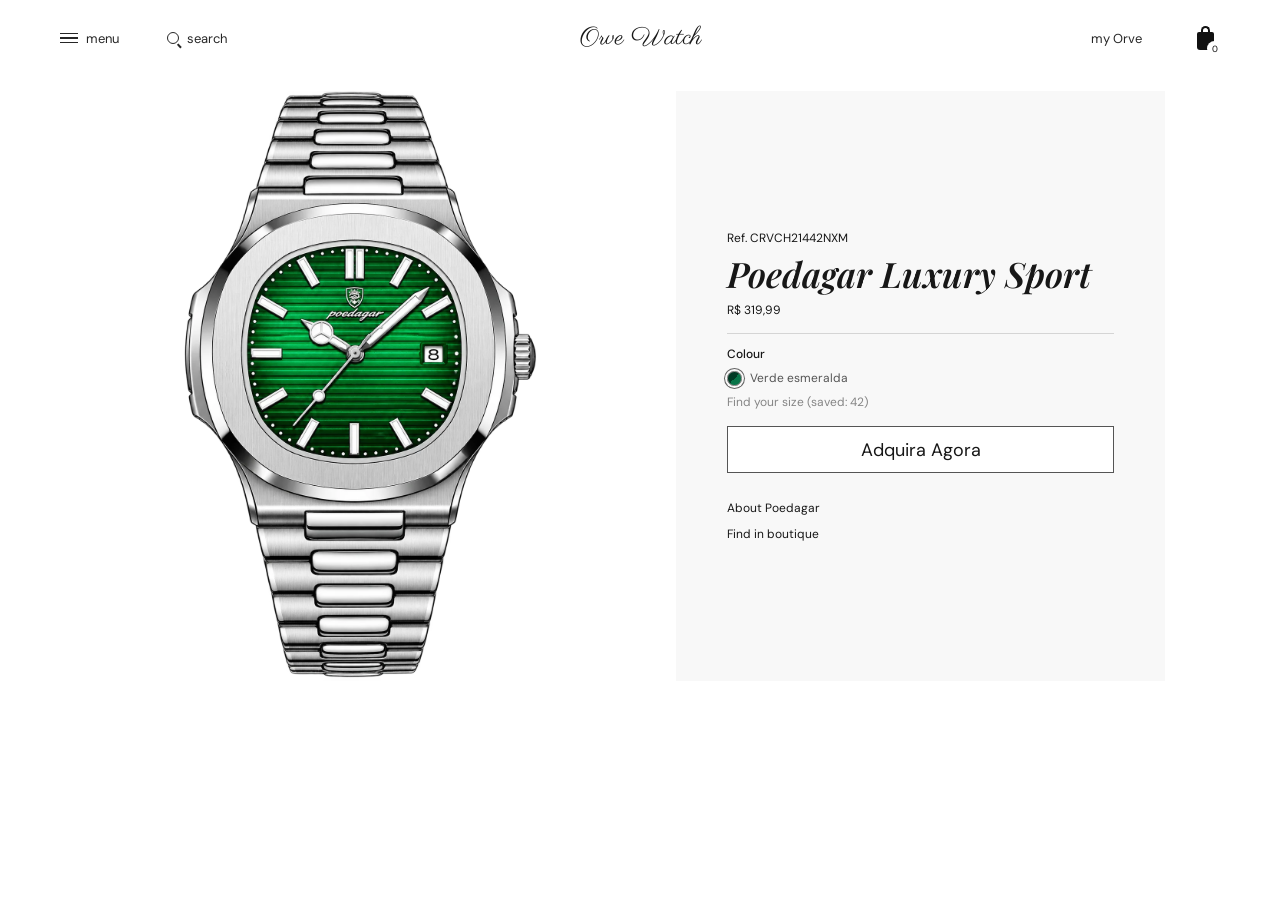
<file: index.html>
<!DOCTYPE html>
<html lang="pt-BR">
<head>
    <meta charset="UTF-8">
    <meta name="viewport" content="width=device-width, initial-scale=1.0">
    <meta name="theme-color" content="#ffffff">
    <title>Orve Watch | Poedagar Luxury Sport</title>
    <link rel="preconnect" href="https://fonts.googleapis.com">
    <link rel="preconnect" href="https://fonts.gstatic.com" crossorigin>
    <link href="https://fonts.googleapis.com/css2?family=DM+Sans:wght@400;500;600&family=Parisienne&family=Playfair+Display:ital,wght@1,600&display=swap" rel="stylesheet">
    <link rel="stylesheet" href="./css/style.css">
    <script type="module" src="./js/main.js"></script>
</head>
<body>
    <header class="site-header">
        <nav class="header-group header-left" aria-label="Navegação principal">
            <button class="text-link menu-toggle" type="button" aria-expanded="false" aria-controls="menu-panel">
                <span class="menu-icon" aria-hidden="true"><i></i><i></i><i></i></span>
                <span>menu</span>
            </button>
            <button class="text-link search-toggle" type="button" aria-expanded="false" aria-controls="search-panel">
                <span class="search-icon" aria-hidden="true"></span>
                <span>search</span>
            </button>
        </nav>

        <a class="wordmark" href="#inicio" aria-label="Orve Watch, início">Orve Watch</a>

        <nav class="header-group header-right" aria-label="Conta e sacola">
            <a class="text-link account-link" href="#sobre">my Orve</a>
            <button class="bag-button" type="button" aria-label="Sacola, 0 itens">
                <span class="bag-icon" aria-hidden="true"></span>
                <span class="bag-count" aria-live="polite">0</span>
            </button>
        </nav>
    </header>

    <div class="utility-panel menu-panel" id="menu-panel" hidden>
        <a href="#produto">Relógios</a>
        <a href="#sobre">A marca Orve</a>
        <a href="#boutique">Encontre uma boutique</a>
    </div>
    <form class="utility-panel search-panel" id="search-panel" role="search" hidden>
        <label for="site-search">O que você está procurando?</label>
        <div class="search-field">
            <input id="site-search" name="q" type="search" placeholder="Buscar produtos">
            <button type="submit">Buscar</button>
        </div>
    </form>

    <main id="inicio">
        <section class="product-layout" id="produto" aria-label="Produto">
            <div class="product-visual" role="img" aria-label="Relógio Poedagar prateado com mostrador verde esmeralda"></div>

            <section class="product-info" aria-labelledby="product-title">
                <div class="product-copy">
                    <p class="reference">Ref. CRVCH21442NXM</p>
                    <h1 id="product-title">Poedagar Luxury Sport</h1>
                    <p class="price">R$ 319,99</p>

                    <div class="product-options">
                        <p class="option-label">Colour</p>
                        <button class="color-option" type="button" data-variant="Verde esmeralda" aria-label="Verde esmeralda, selecionado" aria-pressed="true">
                            <span class="color-swatch" aria-hidden="true"></span>
                            <span>Verde esmeralda</span>
                        </button>
                        <p class="size-note">Find your size (saved: 42)</p>
                    </div>

                    <button class="buy-button" type="button">Adquira Agora</button>
                    <p class="cart-feedback" role="status" aria-live="polite"></p>

                    <div class="product-links">
                        <a id="sobre" href="#sobre">About Poedagar</a>
                        <a id="boutique" href="#boutique">Find in boutique</a>
                    </div>
                </div>
            </section>
        </section>
    </main>

    <dialog class="cart-dialog" id="cart-dialog" aria-labelledby="cart-title">
        <div class="cart-dialog-header">
            <h2 id="cart-title">Sua sacola <span class="drawer-count"></span></h2>
            <button class="dialog-close" type="button" data-close="cart-dialog" aria-label="Fechar sacola">&times;</button>
        </div>
        <div class="cart-items"></div>
        <p class="empty-cart">Sua sacola está vazia.</p>
        <div class="cart-summary" hidden>
            <div class="cart-total">
                <span>Subtotal</span>
                <strong class="subtotal"></strong>
            </div>
            <p class="checkout-status" role="status" aria-live="polite"></p>
            <button class="checkout-button buy-button" type="button">Confirmar</button>
        </div>
    </dialog>
</body>
</html>
</file>
<file: css/style.css>
*,
*::before,
*::after {
    box-sizing: border-box;
}

:root {
    color: #171717;
    background: #fff;
    font-family: "DM Sans", sans-serif;
    font-synthesis: none;
    text-rendering: optimizeLegibility;
}

body {
    min-width: 320px;
    min-height: 100vh;
    margin: 0;
}

button,
input {
    font: inherit;
}

button,
a {
    -webkit-tap-highlight-color: transparent;
}

.site-header {
    position: relative;
    z-index: 2;
    display: grid;
    grid-template-columns: 1fr auto 1fr;
    align-items: center;
    width: min(100% - 72px, 1160px);
    height: 76px;
    margin: 0 auto;
}

.header-group {
    display: flex;
    align-items: center;
    gap: clamp(18px, 4vw, 48px);
}

.header-right {
    justify-content: flex-end;
}

.text-link,
.wordmark,
.product-links a {
    color: inherit;
    text-decoration: none;
}

.text-link {
    display: inline-flex;
    align-items: center;
    gap: 8px;
    padding: 8px 0;
    border: 0;
    background: transparent;
    color: #262626;
    cursor: pointer;
    font-size: 13px;
}

.text-link:hover,
.product-links a:hover {
    opacity: .62;
}

.menu-icon {
    display: grid;
    gap: 3px;
    width: 18px;
}

.menu-icon i {
    height: 1.5px;
    background: currentColor;
}

.search-icon {
    position: relative;
    width: 12px;
    height: 12px;
    border: 1.5px solid currentColor;
    border-radius: 50%;
}

.search-icon::after {
    position: absolute;
    right: -4px;
    bottom: -3px;
    width: 5px;
    height: 1.5px;
    background: currentColor;
    content: "";
    transform: rotate(48deg);
}

.wordmark {
    font-family: "Parisienne", cursive;
    font-size: 25px;
    line-height: 1;
}

.bag-button {
    position: relative;
    display: grid;
    width: 30px;
    height: 34px;
    place-items: center;
    padding: 0;
    border: 0;
    background: transparent;
    color: #111;
    cursor: pointer;
}

.bag-icon {
    position: relative;
    width: 17px;
    height: 18px;
    margin-top: 5px;
    border-radius: 2px 2px 3px 3px;
    background: currentColor;
}

.bag-icon::before {
    position: absolute;
    top: -6px;
    left: 4px;
    width: 9px;
    height: 10px;
    border: 2px solid currentColor;
    border-bottom: 0;
    border-radius: 8px 8px 0 0;
    content: "";
}

.bag-count {
    position: absolute;
    right: -2px;
    bottom: -1px;
    display: grid;
    width: 15px;
    height: 15px;
    place-items: center;
    border-radius: 50%;
    background: #fff;
    color: #111;
    font-size: 9px;
}

.utility-panel {
    position: absolute;
    z-index: 3;
    top: 66px;
    left: max(36px, calc((100% - 1160px) / 2));
    display: grid;
    gap: 14px;
    width: min(340px, calc(100vw - 40px));
    padding: 22px;
    border: 1px solid #e8e8e8;
    background: #fff;
    box-shadow: 0 12px 30px rgb(0 0 0 / 8%);
    font-size: 13px;
}

.utility-panel[hidden] {
    display: none;
}

.utility-panel a {
    color: inherit;
    text-decoration: none;
}

.search-panel {
    left: max(120px, calc((100% - 1000px) / 2));
}

.search-panel label {
    color: #666;
}

.search-field {
    display: flex;
    border-bottom: 1px solid #888;
}

.search-field input {
    min-width: 0;
    flex: 1;
    padding: 9px 0;
    border: 0;
    outline: 0;
}

.search-field button {
    border: 0;
    background: none;
    cursor: pointer;
}

main {
    width: min(100% - 72px, 1050px);
    margin: 15px auto 48px;
}

.product-layout {
    display: grid;
    grid-template-columns: 1fr 1fr;
    align-items: center;
    gap: clamp(28px, 6vw, 72px);
    min-height: min(74vh, 590px);
}

.product-visual {
    position: relative;
    width: 100%;
    height: min(74vh, 590px);
    min-height: 420px;
    overflow: hidden;
    background-color: #fff;
    background-image: url("../imagens/Greenpoedagar.webp");
    background-repeat: no-repeat;
    background-position: center;
    background-size: contain;
}

.product-info {
    display: flex;
    min-height: min(74vh, 590px);
    align-items: center;
    padding: clamp(26px, 4vw, 54px);
    background: #f8f8f8;
}

.product-copy {
    width: 100%;
    max-width: 420px;
    margin: 0 auto;
}

.reference,
.price,
.option-label,
.size-note {
    margin: 0;
    font-size: 12px;
}

.reference {
    margin-bottom: 8px;
}

.product-info h1 {
    margin: 0 0 9px;
    font-family: "Playfair Display", Georgia, serif;
    font-size: clamp(25px, 3vw, 35px);
    font-style: italic;
    font-weight: 600;
    line-height: 1.14;
}

.price {
    padding-bottom: 15px;
    border-bottom: 1px solid #d5d5d5;
}

.product-options {
    display: grid;
    justify-items: start;
    gap: 8px;
    padding: 12px 0 16px;
}

.option-label {
    font-weight: 500;
}

.color-option {
    display: inline-flex;
    align-items: center;
    gap: 8px;
    padding: 0;
    border: 0;
    background: transparent;
    color: #555;
    cursor: pointer;
    font-size: 12px;
}

.color-swatch {
    width: 15px;
    height: 15px;
    border: 1px solid #777;
    border-radius: 50%;
    background: linear-gradient(135deg, #003a24 0 50%, #087448 50% 100%);
    box-shadow: 0 0 0 2px #f8f8f8, 0 0 0 3px #626262;
}

.size-note {
    color: #858585;
}

.buy-button {
    width: 100%;
    min-height: 47px;
    border: 1px solid #555;
    background: #fff;
    color: #171717;
    cursor: pointer;
    font-size: 18px;
    transition: background-color .18s ease, color .18s ease;
}

.buy-button:hover {
    background: #171717;
    color: #fff;
}

.cart-feedback {
    min-height: 17px;
    margin: 7px 0 0;
    color: #276343;
    font-size: 11px;
}

.product-links {
    display: grid;
    justify-items: start;
    gap: 10px;
    margin-top: 3px;
    font-size: 12px;
}

.cart-dialog {
    width: min(480px, calc(100% - 32px));
    max-height: min(80vh, 640px);
    padding: 24px;
    border: 1px solid #e8e8e8;
    color: #171717;
}

.cart-dialog::backdrop {
    background: rgb(0 0 0 / 42%);
}

.cart-dialog-header,
.cart-total {
    display: flex;
    align-items: center;
    justify-content: space-between;
}

.cart-dialog-header h2 {
    margin: 0;
    font-size: 20px;
    font-weight: 500;
}

.dialog-close {
    border: 0;
    background: transparent;
    cursor: pointer;
    font-size: 28px;
    line-height: 1;
}

.cart-items {
    display: grid;
    gap: 16px;
    margin: 24px 0;
}

.cart-item {
    display: grid;
    grid-template-columns: 64px 1fr auto;
    align-items: center;
    gap: 12px;
    font-size: 13px;
}

.cart-item img {
    width: 64px;
    height: 72px;
    object-fit: contain;
}

.cart-item h3,
.cart-item p {
    margin: 0 0 6px;
}

.quantity-control {
    display: flex;
    align-items: center;
    gap: 10px;
}

.quantity-control button,
.remove-item {
    border: 0;
    background: transparent;
    color: inherit;
    cursor: pointer;
}

.empty-cart {
    color: #666;
    font-size: 13px;
}

.cart-summary {
    border-top: 1px solid #ddd;
    padding-top: 16px;
}

.cart-total {
    font-size: 14px;
}

.checkout-status {
    min-height: 18px;
    color: #9a2c20;
    font-size: 12px;
}

.checkout-button {
    font-size: 15px;
}

.checkout-button:disabled {
    cursor: wait;
    opacity: .6;
}

:focus-visible {
    outline: 2px solid #276343;
    outline-offset: 4px;
}

@media (max-width: 700px) {
    .site-header {
        width: calc(100% - 36px);
        height: 66px;
    }

    .header-group {
        gap: 14px;
    }

    .text-link {
        font-size: 12px;
    }

    .search-toggle span:last-child,
    .account-link {
        display: none;
    }

    .wordmark {
        font-size: 22px;
    }

    main {
        width: 100%;
        margin: 0 auto 32px;
    }

    .product-layout {
        grid-template-columns: 1fr;
        gap: 0;
        min-height: 0;
    }

    .product-visual {
        height: min(58vh, 460px);
        min-height: 310px;
        background-position: center;
        background-size: contain;
    }

    .product-info {
        min-height: 0;
        padding: 30px max(24px, 8vw) 34px;
    }

    .product-copy {
        max-width: 520px;
    }

    .product-info h1 {
        font-size: 29px;
    }

    .utility-panel {
        top: 58px;
        left: 18px;
    }
}

@media (prefers-reduced-motion: reduce) {
    *,
    *::before,
    *::after {
        scroll-behavior: auto !important;
        transition-duration: .01ms !important;
    }
}
</file>
